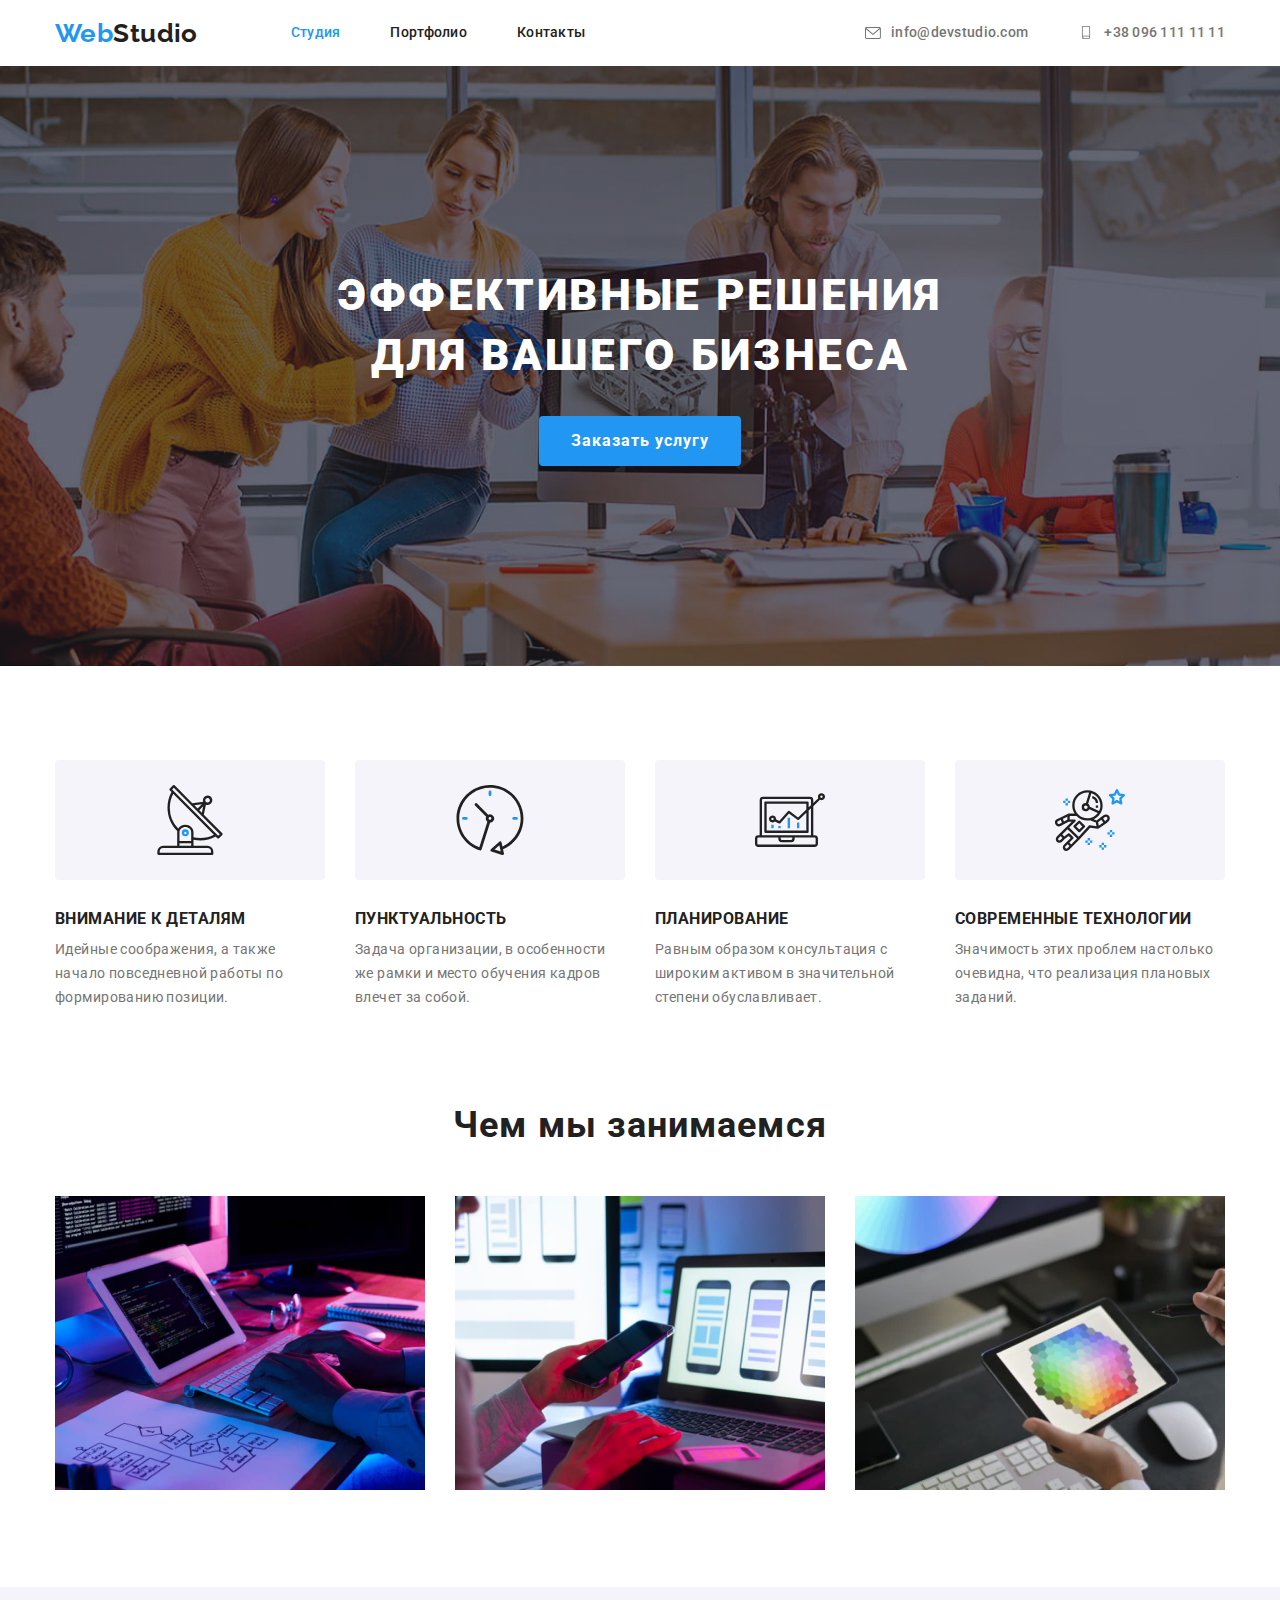
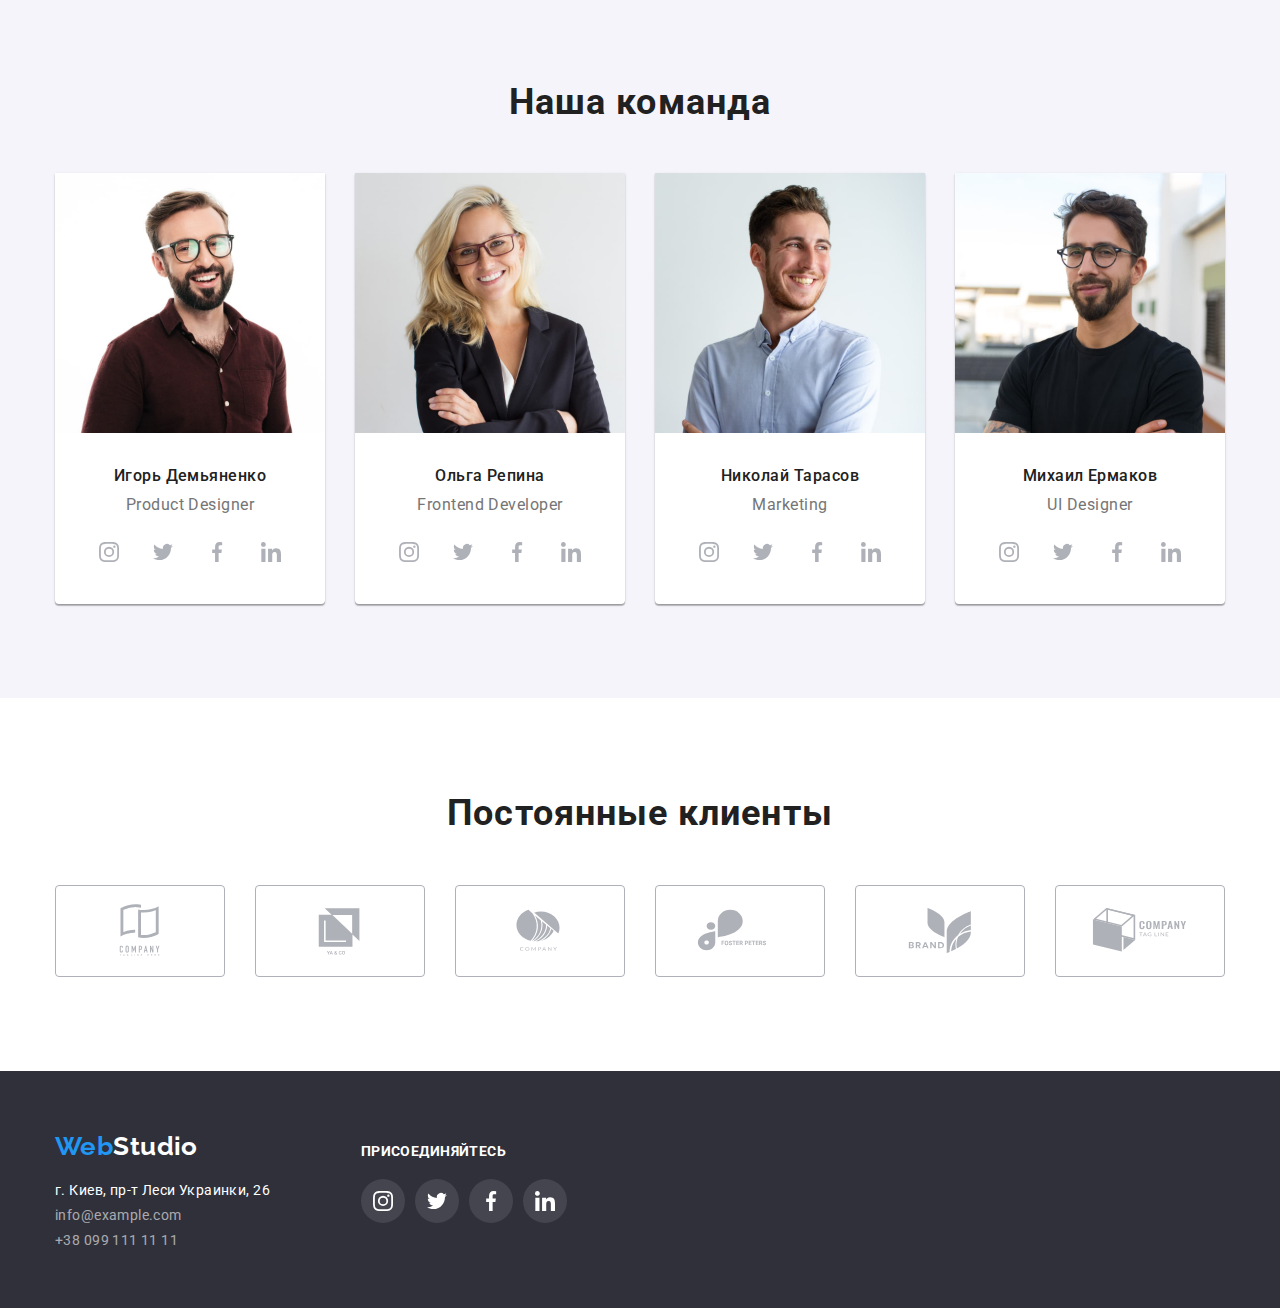
<file: index.html>
<!DOCTYPE html>
<html lang="en">
  <head>
    <meta charset="UTF-8" />
    <meta name="viewport" content="width=device-width, initial-scale=1.0" />
    <meta http-equiv="X-UA-Compatible" content="ie=edge" />
    <title>WebStudio</title>
    <link
      href="https://fonts.googleapis.com/css2?family=Raleway:wght@700&family=Roboto:wght@400;500;700;900&display=swap"
      rel="stylesheet"
    />
    <link
      rel="stylesheet"
      href="https://cdnjs.cloudflare.com/ajax/libs/modern-normalize/1.1.0/modern-normalize.min.css"
    />
    <link rel="stylesheet" href="./css/style.css" />
  </head>
  <body>
    <header class="header-page">
      <div class="container main-header">
        <nav class="header-nav-list">
          <a href="./index.html" class="logo"
            ><span class="logo-accent">Web</span>Studio</a
          >
          <ul class="site-nav list">
            <li class="item">
              <a href="./index.html" class="link current"> Студия</a>
            </li>
            <li class="item">
              <a href="./portfolio.html" class="link">Портфолио</a>
            </li>
            <li class="item"><a href="#" class="link">Контакты</a></li>
          </ul>
        </nav>
        <ul class="site-contacts list">
          <li class="item">
            <a href="#" class="link">
              <svg width="16" height="12" class="header-contacts-icon">
                <use href="./images/symbol-defs.svg#letter"></use>
              </svg>
              info@devstudio.com
            </a>
          </li>
          <li class="item">
            <a href="#" class="link">
              <svg width="16" height="13" class="header-contacts-icon">
                <use href="./images/symbol-defs.svg#phone"></use>
              </svg>
              +38 096 111 11 11</a
            >
          </li>
        </ul>
      </div>
    </header>
    <main>
      <section class="services">
        <div class="content">
          <h1 class="services-title">Эффективные решения для вашего бизнеса</h1>
          <button class="services-btn">Заказать услугу</button>
        </div>
      </section>
      <section class="features">
        <div class="container">
          <ul class="features-list list">
            <li class="item">
              <div class="features-list-icon">
                <svg width="70" height="70">
                  <use href="./images/symbol-defs.svg#antenna"></use>
                </svg>
              </div>
              <h3 class="title">Внимание к деталям</h3>
              <p class="desc">
                Идейные соображения, а также начало повседневной работы по
                формированию позиции.
              </p>
            </li>
            <li class="item">
              <div class="features-list-icon">
                <svg width="70" height="70">
                  <use href="./images/symbol-defs.svg#clock"></use>
                </svg>
              </div>
              <h3 class="title">Пунктуальность</h3>
              <p class="desc">
                Задача организации, в особенности же рамки и место обучения
                кадров влечет за собой.
              </p>
            </li>
            <li class="item">
              <div class="features-list-icon">
                <svg width="70" height="70">
                  <use href="./images/symbol-defs.svg#diagram"></use>
                </svg>
              </div>
              <h3 class="title">Планирование</h3>
              <p class="desc">
                Равным образом консультация с широким активом в значительной
                степени обуславливает.
              </p>
            </li>
            <li class="item">
              <div class="features-list-icon">
                <svg width="70" height="70">
                  <use href="./images/symbol-defs.svg#astronaut"></use>
                </svg>
              </div>
              <h3 class="title">Современные технологии</h3>
              <p class="desc">
                Значимость этих проблем настолько очевидна, что реализация
                плановых заданий.
              </p>
            </li>
          </ul>
        </div>
      </section>
      <section class="works">
        <div class="container">
          <h2 class="section-title">Чем мы занимаемся</h2>
          <ul class="works-list list">
            <li class="item">
              <img
                src="images/image1.jpg"
                alt="Работа на планшете"
                width="370"
              />
            </li>
            <li class="item">
              <img
                src="images/image2.jpg"
                alt="Работа за ноутбуком"
                width="370"
              />
            </li>
            <li class="item">
              <img
                src="images/image3.jpg"
                alt="Работа за графическим планшетом"
                width="370"
              />
            </li>
          </ul>
        </div>
      </section>
      <section class="staff">
        <div class="container">
          <h2 class="section-title">Наша команда</h2>
          <ul class="staff-list list">
            <li class="item">
              <img
                class="staff-foto"
                src="images/avatar1.jpg"
                width="270"
                alt="avatar1"
              />
              <div class="staff-desc-wrp">
                <p class="name">Игорь Демьяненко</p>
                <p class="position">Product Designer</p>
                <ul class="social-links list">
                  <li class="social-links-item">
                    <a href="#" class="social-link">
                      <svg width="20" height="20" class="social-icon">
                        <use href="./images/symbol-defs.svg#instagram"></use>
                      </svg>
                    </a>
                  </li>
                  <li class="social-links-item">
                    <a href="#" class="social-link">
                      <svg width="20" height="20" class="social-icon">
                        <use href="./images/symbol-defs.svg#twitter"></use>
                      </svg>
                    </a>
                  </li>
                  <li class="social-links-item">
                    <a href="#" class="social-link">
                      <svg width="20" height="20" class="social-icon">
                        <use href="./images/symbol-defs.svg#facebook"></use>
                      </svg>
                    </a>
                  </li>
                  <li class="social-links-item">
                    <a href="#" class="social-link">
                      <svg width="20" height="20" class="social-icon">
                        <use href="./images/symbol-defs.svg#linkedin"></use>
                      </svg>
                    </a>
                  </li>
                </ul>
              </div>
            </li>
            <li class="item">
              <img
                class="staff-foto"
                src="images/avatar2.jpg"
                width="270"
                alt="avatar2"
              />
              <div class="staff-desc-wrp">
                <p class="name">Ольга Репина</p>
                <p class="position">Frontend Developer</p>
                <ul class="social-links list">
                  <li class="social-links-item">
                    <a href="#" class="social-link">
                      <svg width="20" height="20" class="social-icon">
                        <use href="./images/symbol-defs.svg#instagram"></use>
                      </svg>
                    </a>
                  </li>
                  <li class="social-links-item">
                    <a href="#" class="social-link">
                      <svg width="20" height="20" class="social-icon">
                        <use href="./images/symbol-defs.svg#twitter"></use>
                      </svg>
                    </a>
                  </li>
                  <li class="social-links-item">
                    <a href="#" class="social-link">
                      <svg width="20" height="20" class="social-icon">
                        <use href="./images/symbol-defs.svg#facebook"></use>
                      </svg>
                    </a>
                  </li>
                  <li class="social-links-item">
                    <a href="#" class="social-link">
                      <svg width="20" height="20" class="social-icon">
                        <use href="./images/symbol-defs.svg#linkedin"></use>
                      </svg>
                    </a>
                  </li>
                </ul>
              </div>
            </li>
            <li class="item">
              <img
                class="staff-foto"
                src="images/avatar3.jpg"
                width="270"
                alt="avatar3"
              />
              <div class="staff-desc-wrp">
                <p class="name">Николай Тарасов</p>
                <p class="position">Marketing</p>
                <ul class="social-links list">
                  <li class="social-links-item">
                    <a href="#" class="social-link">
                      <svg width="20" height="20" class="social-icon">
                        <use href="./images/symbol-defs.svg#instagram"></use>
                      </svg>
                    </a>
                  </li>
                  <li class="social-links-item">
                    <a href="#" class="social-link">
                      <svg width="20" height="20" class="social-icon">
                        <use href="./images/symbol-defs.svg#twitter"></use>
                      </svg>
                    </a>
                  </li>
                  <li class="social-links-item">
                    <a href="#" class="social-link">
                      <svg width="20" height="20" class="social-icon">
                        <use href="./images/symbol-defs.svg#facebook"></use>
                      </svg>
                    </a>
                  </li>
                  <li class="social-links-item">
                    <a href="#" class="social-link">
                      <svg width="20" height="20" class="social-icon">
                        <use href="./images/symbol-defs.svg#linkedin"></use>
                      </svg>
                    </a>
                  </li>
                </ul>
              </div>
            </li>
            <li class="item">
              <img
                class="staff-foto"
                src="images/avatar4.jpg"
                width="270"
                alt="avatar4"
              />
              <div class="staff-desc-wrp">
                <p class="name">Михаил Ермаков</p>
                <p class="position">UI Designer</p>
                <ul class="social-links list">
                  <li class="social-links-item">
                    <a href="#" class="social-link">
                      <svg width="20" height="20" class="social-icon">
                        <use href="./images/symbol-defs.svg#instagram"></use>
                      </svg>
                    </a>
                  </li>
                  <li class="social-links-item">
                    <a href="#" class="social-link">
                      <svg width="20" height="20" class="social-icon">
                        <use href="./images/symbol-defs.svg#twitter"></use>
                      </svg>
                    </a>
                  </li>
                  <li class="social-links-item">
                    <a href="#" class="social-link">
                      <svg width="20" height="20" class="social-icon">
                        <use href="./images/symbol-defs.svg#facebook"></use>
                      </svg>
                    </a>
                  </li>
                  <li class="social-links-item">
                    <a href="#" class="social-link">
                      <svg width="20" height="20" class="social-icon">
                        <use href="./images/symbol-defs.svg#linkedin"></use>
                      </svg>
                    </a>
                  </li>
                </ul>
              </div>
            </li>
          </ul>
        </div>
      </section>
      <section class="partners">
        <div class="container">
          <h2 class="section-title">Постоянные клиенты</h2>
          <ul class="partners-list list">
            <li class="partners-item">
              <a href="" class="partners-link">
                <svg width="106" height="60" class="partners-icon">
                  <use href="./images/symbol-defs.svg#Logo"></use>
                </svg>
              </a>
            </li>
            <li class="partners-item">
              <a href="" class="partners-link">
                <svg width="106" height="60" class="partners-icon">
                  <use href="./images/symbol-defs.svg#Logo-1"></use>
                </svg>
              </a>
            </li>
            <li class="partners-item">
              <a href="" class="partners-link">
                <svg width="106" height="60" class="partners-icon">
                  <use href="./images/symbol-defs.svg#Logo-2"></use>
                </svg>
              </a>
            </li>
            <li class="partners-item">
              <a href="" class="partners-link">
                <svg width="106" height="60" class="partners-icon">
                  <use href="./images/symbol-defs.svg#Logo-3"></use>
                </svg>
              </a>
            </li>
            <li class="partners-item">
              <a href="" class="partners-link">
                <svg width="106" height="60" class="partners-icon">
                  <use href="./images/symbol-defs.svg#Logo-4"></use>
                </svg>
              </a>
            </li>
            <li class="partners-item">
              <a href="" class="partners-link">
                <svg width="106" height="60" class="partners-icon">
                  <use href="./images/symbol-defs.svg#Logo-5"></use>
                </svg>
              </a>
            </li>
          </ul>
        </div>
      </section>
    </main>
    <footer class="footer">
      <div class="container">
        <div class="footer-contacts">
          <a href="#" class="logo logo-unique"
            ><span class="logo-accent">Web</span>Studio</a
          >
          <address class="address-list">
            <ul class="list">
              <li class="item">
                <a href="#" class="link white-color"
                  >г. Киев, пр-т Леси Украинки, 26</a
                >
              </li>
              <li class="item">
                <a href="info@example.com" class="link">info@example.com</a>
              </li>
              <li class="item">
                <a href="+380991111111" class="link">+38 099 111 11 11</a>
              </li>
            </ul>
          </address>
        </div>
        <div class="footer-social-links">
          <h2 class="footer-social-links-title">присоединяйтесь</h2>
          <ul class="social-links list">
            <li class="social-links-item">
              <a href="" class="social-link">
                <svg width="20" height="20" class="social-icon">
                  <use href="./images/symbol-defs.svg#instagram"></use>
                </svg>
              </a>
            </li>
            <li class="social-links-item">
              <a href="" class="social-link">
                <svg width="20" height="20" class="social-icon">
                  <use href="./images/symbol-defs.svg#twitter"></use>
                </svg>
              </a>
            </li>
            <li class="social-links-item">
              <a href="" class="social-link">
                <svg width="20" height="20" class="social-icon">
                  <use href="./images/symbol-defs.svg#facebook"></use>
                </svg>
              </a>
            </li>
            <li class="social-links-item">
              <a href="" class="social-link">
                <svg width="20" height="20" class="social-icon">
                  <use href="./images/symbol-defs.svg#linkedin"></use>
                </svg>
              </a>
            </li>
          </ul>
        </div>
      </div>
    </footer>
  </body>
</html>
</file>
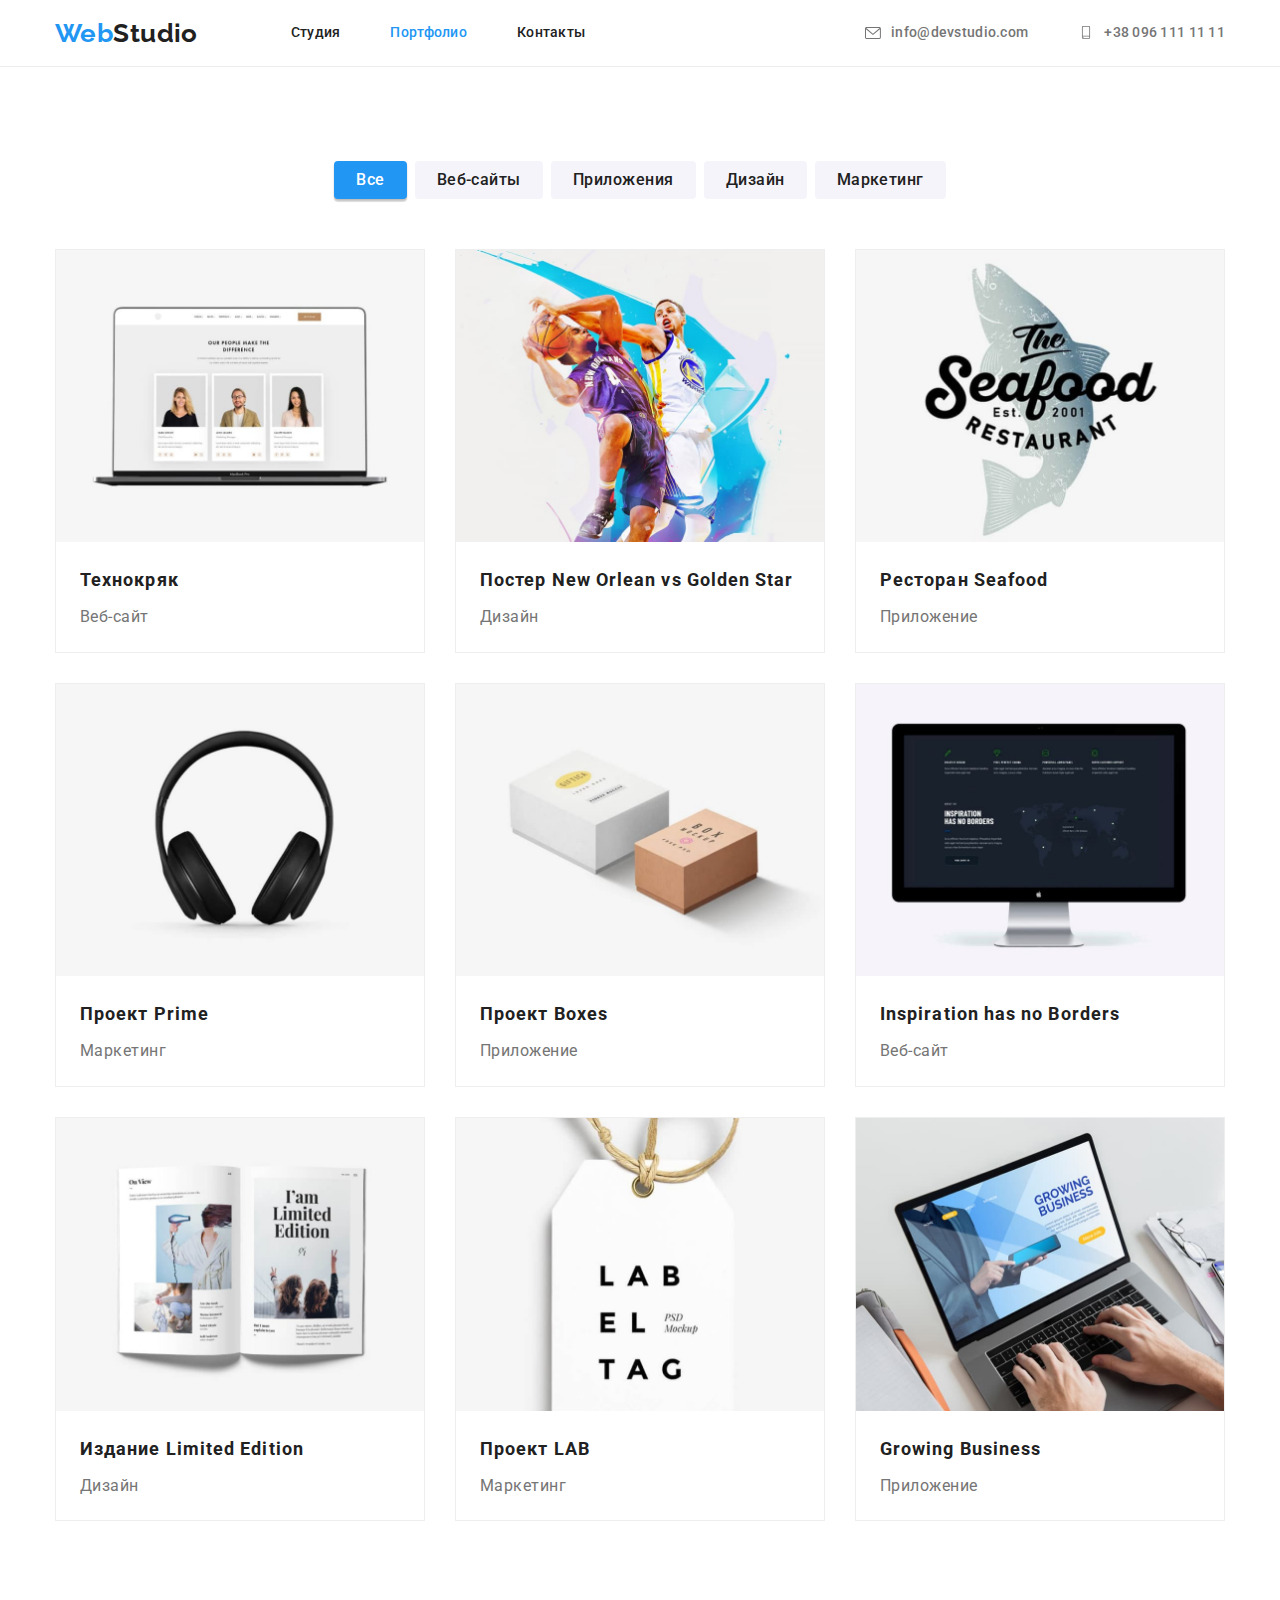
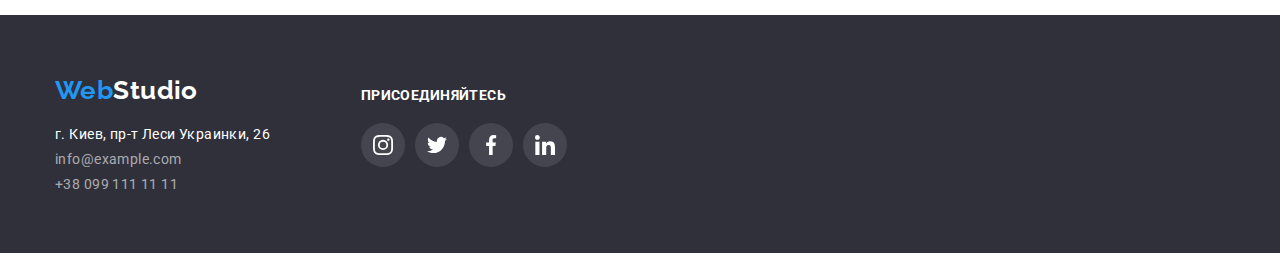
<file: portfolio.html>
<!DOCTYPE html>
<html lang="en">
  <head>
    <meta charset="UTF-8" />
    <meta name="viewport" content="width=device-width, initial-scale=1.0" />
    <meta http-equiv="X-UA-Compatible" content="ie=edge" />
    <title>Portfolio</title>
    <link
      href="https://fonts.googleapis.com/css2?family=Raleway:wght@700&family=Roboto:wght@400;500;700;900&display=swap"
      rel="stylesheet"
    />
    <link
      rel="stylesheet"
      href="https://cdnjs.cloudflare.com/ajax/libs/modern-normalize/1.1.0/modern-normalize.min.css"
    />
    <link rel="stylesheet" href="./css/style.css" />
  </head>
  <body>
    <header class="header-page header-unique">
      <div class="container main-header">
        <nav class="header-nav-list">
          <a href="./index.html" class="logo"
            ><span class="logo-accent">Web</span>Studio</a
          >
          <ul class="site-nav list">
            <li class="item">
              <a href="./index.html" class="link"> Студия</a>
            </li>
            <li class="item">
              <a href="./portfolio.html" class="link current">Портфолио</a>
            </li>
            <li class="item"><a href="#" class="link">Контакты</a></li>
          </ul>
        </nav>
        <ul class="site-contacts list">
          <li class="item">
            <a href="#" class="link">
              <svg width="16" height="12" class="header-contacts-icon">
                <use href="./images/symbol-defs.svg#letter"></use>
              </svg>
              info@devstudio.com
            </a>
          </li>
          <li class="item">
            <a href="#" class="link">
              <svg width="16" height="13" class="header-contacts-icon">
                <use href="./images/symbol-defs.svg#phone"></use>
              </svg>
              +38 096 111 11 11</a
            >
          </li>
        </ul>
      </div>
    </header>
    <main>
      <section class="portfolio">
        <div class="container">
          <ul class="btn-list list">
            <li class="item">
              <button type="button" class="port-btn current">Все</button>
            </li>
            <li class="item">
              <button type="button" class="port-btn">Веб-сайты</button>
            </li>
            <li class="item">
              <button type="button" class="port-btn">Приложения</button>
            </li>
            <li class="item">
              <button type="button" class="port-btn">Дизайн</button>
            </li>
            <li class="item">
              <button type="button" class="port-btn">Маркетинг</button>
            </li>
          </ul>
          <ul class="project-list list">
            <li class="list-item">
              <a href="#" class="card-link">
                <img
                  class="list-item-img"
                  src="./images/1.jpg"
                  alt="laptop"
                  width="370"
                  height="294"
                />
                <div class="list-item-box">
                  <p class="port-name">Технокряк</p>
                  <p class="port-type">Веб-сайт</p>
                </div>
              </a>
            </li>
            <li class="list-item">
              <a href="#" class="card-link">
                <img
                  class="list-item-img"
                  src="./images/2.jpg"
                  alt="sport"
                  width="370"
                  height="294"
                />
                <div class="list-item-box">
                  <p class="port-name">Постер New Orlean vs Golden Star</p>
                  <p class="port-type">Дизайн</p>
                </div>
              </a>
            </li>
            <li class="list-item">
              <a href="#" class="card-link">
                <img
                  class="list-item-img"
                  src="./images/3.jpg"
                  alt="seafood"
                  width="370"
                  height="294"
                />
                <div class="list-item-box">
                  <p class="port-name">Ресторан Seafood</p>
                  <p class="port-type">Приложение</p>
                </div>
              </a>
            </li>
            <li class="list-item">
              <a href="#" class="card-link">
                <img
                  class="list-item-img"
                  src="./images/4.jpg"
                  alt="headphones"
                  width="370"
                  height="294"
                />
                <div class="list-item-box">
                  <p class="port-name">Проект Prime</p>
                  <p class="port-type">Маркетинг</p>
                </div>
              </a>
            </li>
            <li class="list-item">
              <a href="#" class="card-link">
                <img
                  class="list-item-img"
                  src="./images/5.jpg"
                  alt="boxes"
                  width="370"
                  height="294"
                />
                <div class="list-item-box">
                  <p class="port-name">Проект Boxes</p>
                  <p class="port-type">Приложение</p>
                </div>
              </a>
            </li>
            <li class="list-item">
              <a href="#" class="card-link">
                <img
                  class="list-item-img"
                  src="./images/6.jpg"
                  alt="monitor"
                  width="370"
                  height="294"
                />
                <div class="list-item-box">
                  <p class="port-name">Inspiration has no Borders</p>
                  <p class="port-type">Веб-сайт</p>
                </div>
              </a>
            </li>
            <li class="list-item">
              <a href="#" class="card-link">
                <img
                  class="list-item-img"
                  src="./images/7.jpg"
                  alt="book"
                  width="370"
                  height="294"
                />
                <div class="list-item-box">
                  <p class="port-name">Издание Limited Edition</p>
                  <p class="port-type">Дизайн</p>
                </div>
              </a>
            </li>
            <li class="list-item">
              <a href="#" class="card-link">
                <img
                  class="list-item-img"
                  src="./images/8.jpg"
                  alt="label"
                  width="370"
                  height="294"
                />
                <div class="list-item-box">
                  <p class="port-name">Проект LAB</p>
                  <p class="port-type">Маркетинг</p>
                </div>
              </a>
            </li>
            <li class="list-item">
              <a href="#" class="card-link">
                <img
                  class="list-item-img"
                  src="./images/9.jpg"
                  alt="laptop"
                  width="370"
                  height="294"
                />
                <div class="list-item-box">
                  <p class="port-name">Growing Business</p>
                  <p class="port-type">Приложение</p>
                </div>
              </a>
            </li>
          </ul>
        </div>
      </section>
    </main>
    <footer class="footer">
      <div class="container">
        <div class="footer-contacts">
          <a href="#" class="logo logo-unique"
            ><span class="logo-accent">Web</span>Studio</a
          >
          <address class="address-list">
            <ul class="list">
              <li class="item">
                <a href="#" class="link white-color"
                  >г. Киев, пр-т Леси Украинки, 26</a
                >
              </li>
              <li class="item">
                <a href="info@example.com" class="link">info@example.com</a>
              </li>
              <li class="item">
                <a href="+380991111111" class="link">+38 099 111 11 11</a>
              </li>
            </ul>
          </address>
        </div>
        <div class="footer-social-links">
          <h2 class="footer-social-links-title">присоединяйтесь</h2>
          <ul class="social-links list">
            <li class="social-links-item">
              <a href="" class="social-link">
                <svg width="20" height="20" class="social-icon">
                  <use href="./images/symbol-defs.svg#instagram"></use>
                </svg>
              </a>
            </li>
            <li class="social-links-item">
              <a href="" class="social-link">
                <svg width="20" height="20" class="social-icon">
                  <use href="./images/symbol-defs.svg#twitter"></use>
                </svg>
              </a>
            </li>
            <li class="social-links-item">
              <a href="" class="social-link">
                <svg width="20" height="20" class="social-icon">
                  <use href="./images/symbol-defs.svg#facebook"></use>
                </svg>
              </a>
            </li>
            <li class="social-links-item">
              <a href="" class="social-link">
                <svg width="20" height="20" class="social-icon">
                  <use href="./images/symbol-defs.svg#linkedin"></use>
                </svg>
              </a>
            </li>
          </ul>
        </div>
      </div>
    </footer>
  </body>
</html>
</file>
<file: css/style.css>
:root {
  --primary-text-color: #212121;
  --secondary-text-color: #757575;
  --accent-color: #2196f3;
  --primary-white-color: #ffffff;
  --secondary-bg-color: #2f303a;
  --third-bg-color: #f5f4fa;
  --primary-link-color: #afb1b8;
}

body {
  background-color: var(--primary-white-color);
  color: var(--primary-text-color);

  font-family: "Roboto", sans-serif;
  letter-spacing: 0.03em;
  font-size: 14px;
}

h1,
h2,
h3,
h4,
h5,
h6,
p {
  margin: 0;
  padding: 0;
}

a {
  text-decoration: none;
}

.container {
  max-width: 1200px;
  padding: 0 15px;
  margin: 0 auto;
}

.main-header {
  display: flex;
}

.header-nav-list {
  display: flex;
  align-items: center;
}

.header-unique {
  border-bottom: 1px solid #ececec;
}

.logo {
  font-family: Raleway;
  font-style: normal;
  font-weight: 700;
  font-size: 26px;
  line-height: 1.19;
  color: var(--primary-text-color);
  text-decoration: none;
  margin-right: 93px;
}

.logo-accent {
  color: var(--accent-color);
}

.header-contacts-icon {
  fill: currentColor;
  margin-right: 10px;
}

.list {
  margin: 0;
  padding: 0;
  list-style: none;
}

.site-nav {
  display: flex;
}

.site-nav .link,
.site-contacts .link {
  display: flex;
  align-items: center;
  font-weight: 500;
  line-height: 1.14;
  letter-spacing: 0.02em;
  color: var(--primary-text-color);
  text-decoration: none;
  padding-top: 25px;
  padding-bottom: 25px;
}

.site-nav .current {
  color: var(--accent-color);
}

.site-contacts {
  display: flex;
  align-items: center;
  margin-left: auto;
}

.site-contacts .link {
  color: var(--secondary-text-color);
}

.site-nav .link:hover,
.site-contacts .link:hover,
.site-nav .link:focus,
.site-contacts .link:focus {
  color: var(--accent-color);
}

.site-nav .item + .item {
  margin-left: 50px;
}

.site-contacts .item + .item {
  margin-left: 50px;
}

/* Services */

.services {
  background-color: var(--secondary-bg-color);
  background-image: linear-gradient(
      to right,
      rgba(47, 48, 58, 0.4),
      rgba(47, 48, 58, 0.4)
    ),
    url("../images/image_bg.jpg");
  background-size: cover;
  background-repeat: no-repeat;
  background-position: center;
  text-align: center;
  display: flex;
  justify-content: center;
  padding-top: 200px;
  padding-bottom: 200px;
  max-width: 1600px;
  margin: 0 auto;
}

.services .content {
  width: 700px;
}

.services-title {
  font-weight: 900;
  font-size: 44px;
  line-height: 1.36;
  text-align: center;
  letter-spacing: 0.06em;
  text-transform: uppercase;
  color: var(--primary-white-color);
  margin-bottom: 30px;
}

.services-btn {
  font-weight: 700;
  font-size: 16px;
  line-height: 1.87;
  padding: 10px 32px;
  min-width: 200px;
  letter-spacing: 0.06em;
  border: none;
  background-color: var(--accent-color);
  color: var(--primary-white-color);
  cursor: pointer;
  box-shadow: 0px 4px 4px rgba(0, 0, 0, 0.15);
  border-radius: 4px;
}

/* Features */

.features {
  padding-top: 94px;
  padding-bottom: 94px;
}

.features-list {
  display: flex;
}

.features-list .item {
  width: 270px;
}

.features-list .item + .item {
  margin-left: 30px;
}

.features-list .title {
  margin-bottom: 10px;
  font-weight: 700;
  line-height: 1.14;
  letter-spacing: 0.03em;
  text-transform: uppercase;
}

.features-list .desc {
  line-height: 1.71;
  letter-spacing: 0.03em;
  color: var(--secondary-text-color);
}

/* works */

.works {
  padding-bottom: 94px;
}

.section-title {
  font-weight: 700;
  font-size: 36px;
  line-height: 1.17;
  text-align: center;
  letter-spacing: 0.03em;
  margin-bottom: 50px;
}

.works-list {
  display: flex;
}

.works-list .item + .item {
  margin-left: 30px;
}

/* Staff */

.staff {
  padding-top: 94px;
  padding-bottom: 94px;
  background-color: var(--third-bg-color);
}

.staff-list {
  display: flex;
}

.staff-list .item {
  /* padding-bottom: 30px; */
  background-color: var(--primary-white-color);
  box-shadow: 0px 1px 3px rgba(0, 0, 0, 0.12), 0px 1px 1px rgba(0, 0, 0, 0.14),
    0px 2px 1px rgba(0, 0, 0, 0.2);
  border-radius: 0px 0px 4px 4px;
}

.staff-list .item + .item {
  margin-left: 30px;
}

.staff-foto {
  /* margin-bottom: 30px; */
}

.staff-desc-wrp {
  padding: 30px 0;
}

.name {
  font-weight: 500;
  font-size: 16px;
  line-height: 1.19;
  text-align: center;
  margin-bottom: 10px;
  letter-spacing: 0.03em;
}

.position {
  font-size: 16px;
  line-height: 1.19;
  margin-bottom: 16px;
  text-align: center;
  letter-spacing: 0.03em;
  color: var(--secondary-text-color);
}

.social-links {
  display: flex;
  align-items: center;
  justify-content: center;
}

.social-link {
  width: 44px;
  height: 44px;
  border-radius: 50%;
  display: flex;
  align-items: center;
  justify-content: center;
  color: var(--primary-link-color);
}

.features-list-icon {
  background-color: var(--third-bg-color);
  display: flex;
  justify-content: center;
  align-items: center;
  height: 120px;
  margin-bottom: 30px;
  border-radius: 4px;
}

.social-icon {
  fill: currentColor;
}

.social-link:hover,
.social-link:focus {
  background-color: var(--accent-color);
  color: var(--primary-white-color);
}

.social-links-item:not(:last-child) {
  margin-right: 10px;
}

/* Partners */

.partners {
  padding: 94px 0;
}

.partners-list {
  display: flex;
}

.partners-item:not(:last-child) {
  margin-right: 30px;
}

.partners-link {
  display: flex;
  justify-content: center;
  align-items: center;
  width: 170px;
  height: 92px;
  border: 1px solid var(--primary-link-color);
  border-radius: 4px;
  color: var(--primary-link-color);
}

.partners-link:hover,
.partners-link:focus {
  color: var(--accent-color);
  border-color: var(--accent-color);
}

.partners-icon {
  fill: currentColor;
}

/* Footer */

.footer {
  padding-top: 60px;
  padding-bottom: 60px;
  background-color: var(--secondary-bg-color);
}

.footer > .container {
  display: flex;
}

.footer-contacts {
  margin-right: 70px;
}

.footer .link {
  text-decoration: none;
  color: rgba(255, 255, 255, 0.6);
}

.footer .white-color {
  color: var(--primary-white-color);
}

.footer .item + .item {
  margin-top: 9px;
}

.logo-unique {
  display: block;
  color: var(--primary-white-color);
  margin-bottom: 20px;
}

.footer .link:focus,
.footer .link:hover {
  color: var(--accent-color);
}

.address-list {
  font-style: normal;
}

.footer-social-links {
  padding-top: 12px;
}

.footer-social-links-title {
  font-weight: 700;
  text-transform: uppercase;
  color: var(--primary-white-color);
  margin-bottom: 20px;
  font-size: 14px;
}

.footer .social-links {
  padding: 0;
}

.footer .social-link {
  background-color: rgba(255, 255, 255, 0.1);
  color: var(--primary-white-color);
}

.footer .social-link:hover,
.footer .social-link:focus {
  background-color: var(--accent-color);
}

/* Portfolio */

.portfolio {
  padding-top: 94px;
  padding-bottom: 94px;
}

.portfolio .btn-list {
  display: flex;
  justify-content: center;
  margin-bottom: 50px;
}

.portfolio .item + .item {
  margin-left: 8px;
}

.port-btn {
  cursor: pointer;
  background-color: var(--third-bg-color);
  border: none;
  color: var(--primary-text-color);
  font-weight: 500;
  font-size: 16px;
  line-height: 1.62;
  font-family: inherit;
  text-align: center;
  letter-spacing: 0.03em;
  padding: 6px 22px;
  border-radius: 4px;
}

.btn-list .current {
  background-color: var(--accent-color);
  color: var(--primary-white-color);
  box-shadow: 0px 3px 1px rgba(0, 0, 0, 0.1), 0px 1px 2px rgba(0, 0, 0, 0.08),
    0px 2px 2px rgba(0, 0, 0, 0.12);
}

.port-btn:focus,
.port-btn:hover {
  background-color: var(--accent-color);
  color: var(--primary-white-color);
  box-shadow: 0px 3px 1px rgba(0, 0, 0, 0.1), 0px 1px 2px rgba(0, 0, 0, 0.08),
    0px 2px 2px rgba(0, 0, 0, 0.12);
}

.portfolio .project-list {
  display: flex;
  flex-wrap: wrap;
  margin-right: -30px;
  margin-bottom: -30px;
}

.portfolio .list-item {
  flex-basis: calc(100% / 3 - 30px);
  margin-right: 30px;
  margin-bottom: 30px;
  border: 1px solid #eee;
}

.list-item-img {
  display: block;
  max-width: 100%;
  height: auto;
}

.list-item-box {
  padding: 20px 24px;
}

.port-name {
  color: var(--primary-text-color);
  font-weight: 700;
  font-size: 18px;
  line-height: 2;
  margin-bottom: 4px;
  letter-spacing: 0.06em;
}

.port-type {
  font-size: 16px;
  line-height: 1.86;

  letter-spacing: 0.03em;

  color: var(--secondary-text-color);
}

.card-link:hover {
  display: block;
  box-shadow: 0px 1px 1px rgba(0, 0, 0, 0.12), 0px 4px 4px rgba(0, 0, 0, 0.06),
    1px 4px 6px rgba(0, 0, 0, 0.16);
}
</file>
